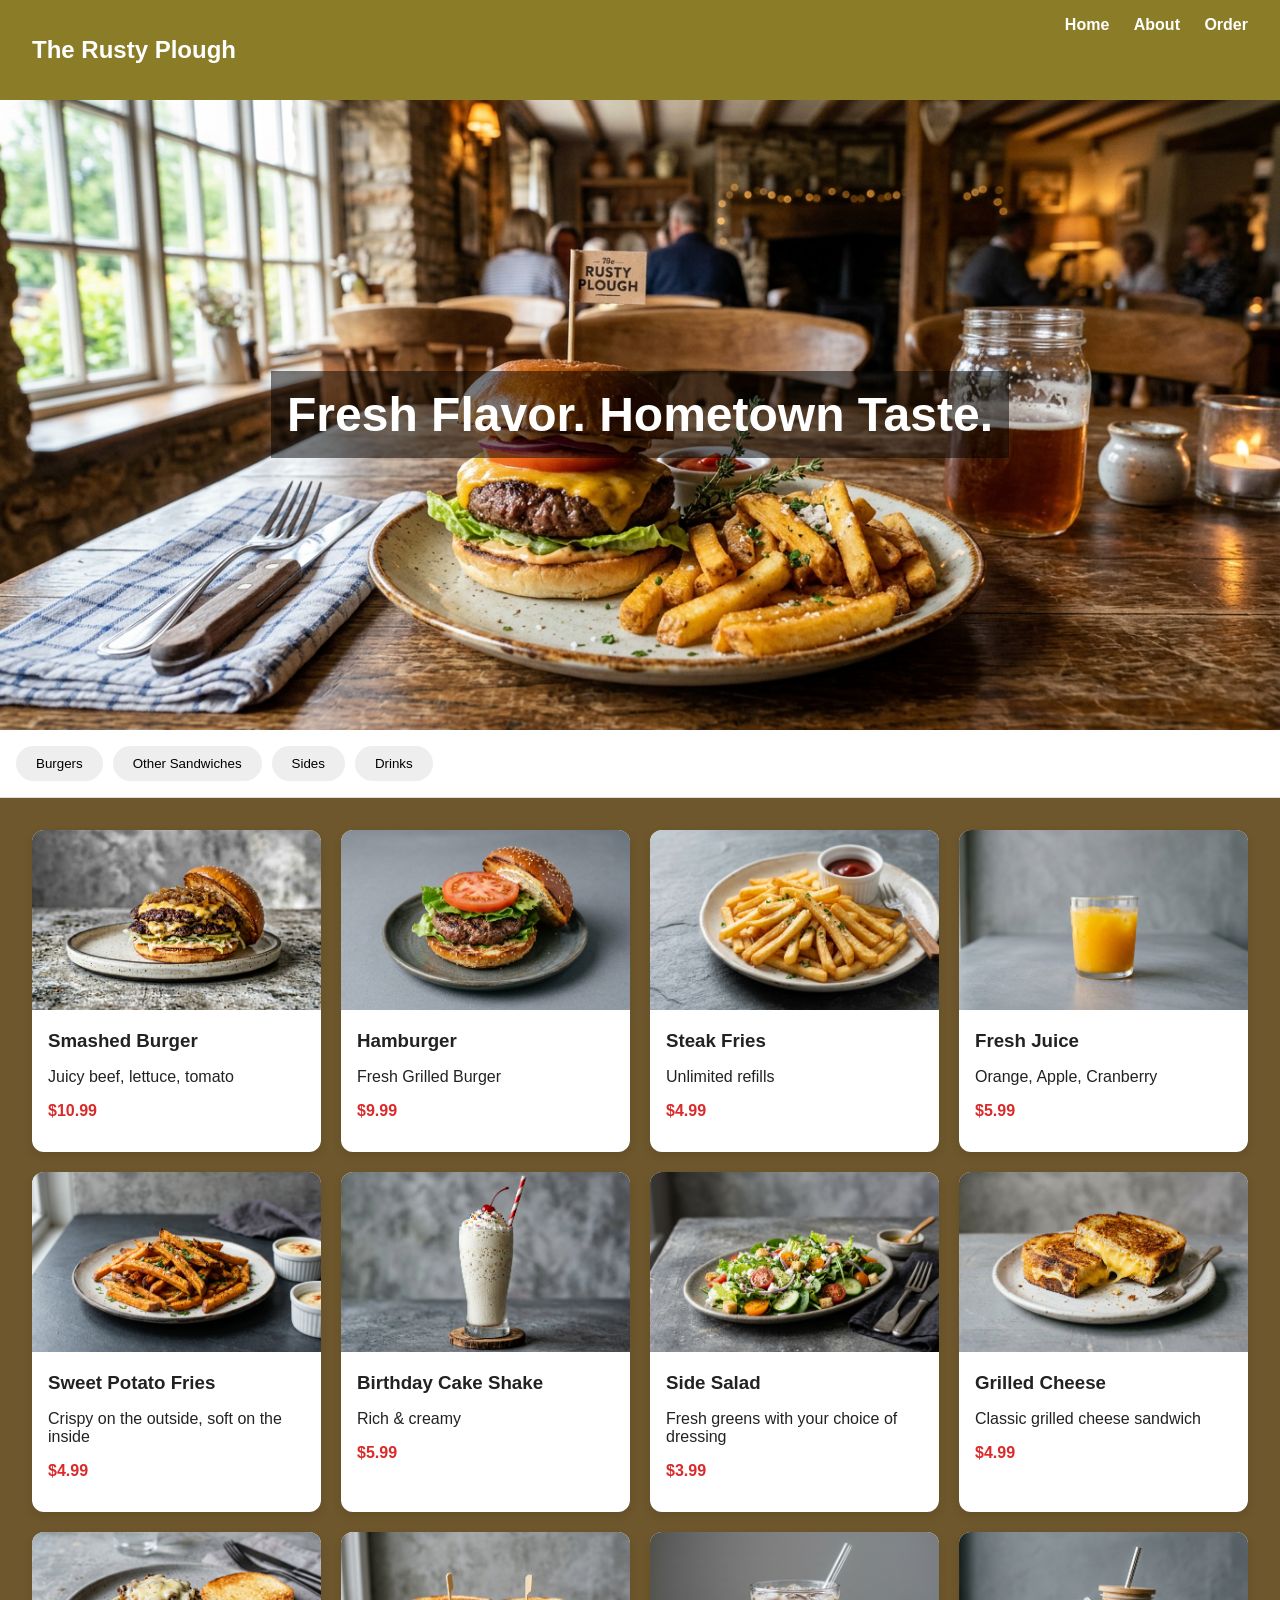
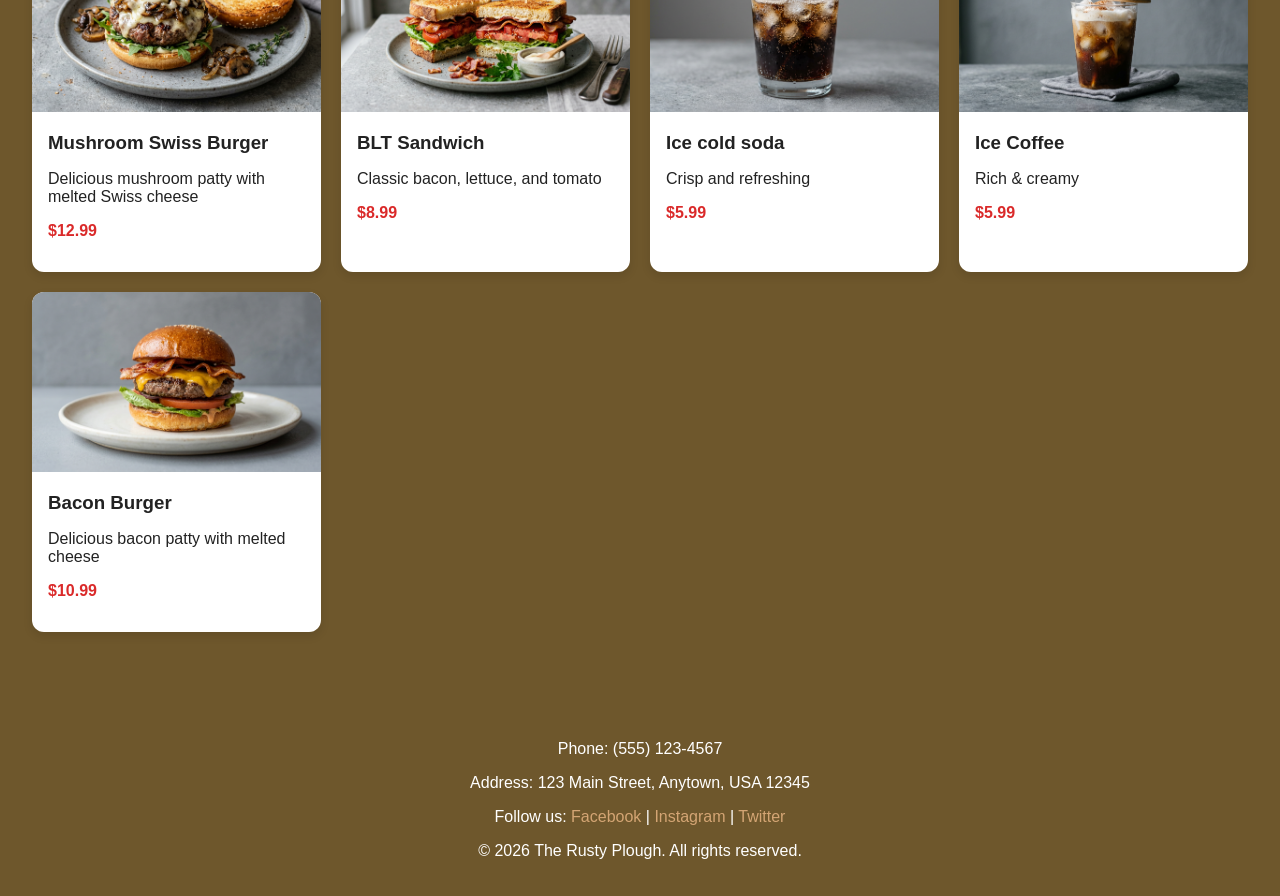
<file: index.html>
<!DOCTYPE html>
<html lang="en">
<head>
  <meta charset="UTF-8" />
  <meta name="viewport" content="width=device-width, initial-scale=1.0"/>
  <title>The Rusty Plough</title>

  <style>
    body {
      margin: 0;
      font-family: 'Arial', sans-serif;
      background: #6e572c;
      color: #222;
    }

    /* NAVBAR */
    nav {
      display: flex;
      justify-content: space-between;
      padding: 1rem 2rem;
      background: #8b7d28;
      color: white;
      position: sticky;
      top: 0;
    }

    nav a {
      color: white;
      text-decoration: none;
      margin-left: 20px;
      font-weight: bold;
    }

    /* HERO */
    .hero {
      height: 70vh;
      background: url('/hero.png') center/cover;
      display: flex;
      align-items: center;
      justify-content: center;
      color: white;
      text-align: center;
    }

    .hero h1 {
      font-size: 3rem;
      background: rgba(0,0,0,0.5);
      padding: 1rem;
    }

    /* CATEGORY NAV */
    .categories {
      display: flex;
      overflow-x: auto;
      padding: 1rem;
      gap: 10px;
      background: white;
      border-bottom: 1px solid #ddd;
    }

    .category-btn {
      padding: 10px 20px;
      border: none;
      background: #eee;
      border-radius: 20px;
      cursor: pointer;
    }

    .category-btn.active {
      background: #c62828;
      color: white;
    }

    /* MENU GRID */
    .menu {
      padding: 2rem;
      display: grid;
      grid-template-columns: repeat(auto-fit, minmax(250px, 1fr));
      gap: 20px;
    }

    /* CARD */
    .card {
      background: white;
      border-radius: 12px;
      overflow: hidden;
      box-shadow: 0 4px 10px rgba(0,0,0,0.1);
      cursor: pointer;
      transition: transform 0.2s;
    }

    .card:hover {
      transform: scale(1.03);
    }

    .card img {
      width: 100%;
      height: 180px;
      object-fit: cover;
    }

    .card-content {
      padding: 1rem;
    }

    .card h3 {
      margin: 0;
    }

    .price {
      color: #da2a2a;
      font-weight: bold;
    }

    /* MODAL */
    .modal {
      display: none;
      position: fixed;
      top:0;
      left:0;
      width:100%;
      height:100%;
      background: rgba(0,0,0,0.6);
      justify-content: center;
      align-items: center;
    }

    .modal-content {
      background: white;
      padding: 2rem;
      border-radius: 10px;
      max-width: 400px;
    }

    .close {
      float: right;
      cursor: pointer;
      font-size: 20px;
    }

    /* FOOTER */
    footer {
      background-color: 572;
      color: #fff;
      text-align: center;
      padding: 20px;
      margin-top: 40px;
    }

    footer a {
      color: #d4a574;
      text-decoration: none;
    }

    footer a:hover {
      text-decoration: underline;
    }

  </style>
</head>

<body>

<!-- NAV -->
<nav>
  <h2>The Rusty Plough</h2>
  <div>
    <a href="index.html">Home</a>
    <a href="about.html">About</a>
    <a href="menu.html">Order</a>
  </div>
</nav>

<!-- HERO -->
<section class="hero">
  <h1>Fresh Flavor. Hometown Taste.</h1>
</section>

<!-- CATEGORY FILTER -->
<div class="categories">
  
  <button class="category-btn" onclick="filterMenu('burger')">Burgers</button>
  <button class="category-btn" onclick="filterMenu('other')">Other Sandwiches</button>
  <button class="category-btn" onclick="filterMenu('sides')">Sides</button>
  <button class="category-btn" onclick="filterMenu('drinks')">Drinks</button>
</div>

<!-- MENU -->
<section id="menu" class="menu">

  <div class="card" data-category="burger" onclick="openModal('Smashed Burger')">
    <img src="smash.png" alt="smash burger">
    <div class="card-content">
      <h3>Smashed Burger</h3>
      <p>Juicy beef, lettuce, tomato</p>
      <p class="price">$10.99</p>
    </div>
  </div>

  <div class="card" data-category="burger" onclick="openModal('Hamburger')">
    <img src="single.png" alt="hamburger">
    <div class="card-content">
      <h3>Hamburger</h3>
      <p>Fresh Grilled Burger</p>
      <p class="price">$9.99</p>
    </div>
  </div>

  <div class="card" data-category="sides" onclick="openModal('Fries')">
    <img src="fries.png" alt="fries">
    <div class="card-content">
      <h3>Steak Fries</h3>
      <p>Unlimited refills </p>
      <p class="price">$4.99</p>
    </div>
  </div>

  <div class="card" data-category="drinks" onclick="openModal('Milkshake')">
     <img src="juice.png" alt="Juice">
    <div class="card-content">
      <h3>Fresh Juice</h3>
      <p>Orange, Apple, Cranberry</p>
      <p class="price">$5.99</p>
    </div>
  </div>

    <div class="card" data-category="sides" onclick="openModal('Sweet Potato Fries')">
    <img src="sweet.png" alt="sweet potato fries">
    <div class="card-content">
      <h3>Sweet Potato Fries</h3>
      <p>Crispy on the outside, soft on the inside</p>
      <p class="price">$4.99</p>
    </div>
  </div>

    <div class="card" data-category="drinks" onclick="openModal('Milkshake')">
     <img src="shake.png" alt="milkshake">
    <div class="card-content">
      <h3>Birthday Cake Shake</h3>
      <p>Rich & creamy</p>
      <p class="price">$5.99</p>
    </div>
  </div>

     <div class="card" data-category="sides" onclick="openModal('Classic Burger')">
    <img src="salad.png" alt="side salad">
    <div class="card-content">
      <h3>Side Salad</h3>
      <p>Fresh greens with your choice of dressing</p>
      <p class="price">$3.99</p>
    </div>
  </div>

       <div class="card" data-category="other" onclick="openModal('Grilled Cheese')">
    <img src="grilled.png" alt="sandwich">
    <div class="card-content">
      <h3>Grilled Cheese</h3>
      <p>Classic grilled cheese sandwich</p>
      <p class="price">$4.99</p>
    </div>
  </div>

       <div class="card" data-category="burger" onclick="openModal('Mushroom Swiss Burger')">
    <img src="mushroom.png" alt="Mushroom Swiss Burger">
    <div class="card-content">
      <h3>Mushroom Swiss Burger</h3>
      <p>Delicious mushroom patty with melted Swiss cheese</p>
      <p class="price">$12.99</p>
    </div>
  </div>

         <div class="card" data-category="other" onclick="openModal('BLT Sandwich')">
    <img src="blt.png" alt="BLT Sandwich">
    <div class="card-content">
      <h3>BLT Sandwich</h3>
      <p>Classic bacon, lettuce, and tomato</p>
      <p class="price">$8.99</p>
    </div>
  </div>

    <div class="card" data-category="drinks" onclick="openModal('Pepsi Products')">
     <img src="soda.png" alt="soda">
    <div class="card-content">
      <h3>Ice cold soda</h3>
      <p>Crisp and refreshing</p>
      <p class="price">$5.99</p>
    </div>
  </div>

    <div class="card" data-category="drinks" onclick="openModal('Ice Coffee')">
     <img src="coffee.png" alt="coffee">
    <div class="card-content">
      <h3>Ice Coffee</h3>
      <p>Rich & creamy</p>
      <p class="price">$5.99</p>
    </div>
  </div>

      <div class="card" data-category="burger" onclick="openModal('Bacon Burger')">
     <img src="bacon (2).png" alt="bacon burger">
    <div class="card-content">
      <h3>Bacon Burger</h3>
      <p>Delicious bacon patty with melted cheese</p>
      <p class="price">$10.99</p>
    </div>
  </div>


</section>

<!-- MODAL -->
<div id="modal" class="modal">
  <div class="modal-content">
    <span class="close" onclick="closeModal()">&times;</span>
    <h2 id="modal-title"></h2>
    <p>Customize your meal, add extras, and order now!</p>
  </div>
</div>

<!-- FOOTER -->
<footer>
  <p>Phone: (555) 123-4567</p>
  <p>Address: 123 Main Street, Anytown, USA 12345</p>
  <p>Follow us: <a href="https://facebook.com/therustyplough">Facebook</a> | <a href="https://instagram.com/therustyplough">Instagram</a> | <a href="https://twitter.com/therustyplough">Twitter</a></p>
  <p>&copy; 2026 The Rusty Plough. All rights reserved.</p>
</footer>

<script>
  function filterMenu(category) {
    let cards = document.querySelectorAll('.card');
    let buttons = document.querySelectorAll('.category-btn');

    buttons.forEach(btn => btn.classList.remove('active'));
    event.target.classList.add('active');

    cards.forEach(card => {
      if (category === 'all' || card.dataset.category === category) {
        card.style.display = "block";
      } else {
        card.style.display = "none";
      }
    });
  }

  function openModal(name) {
    document.getElementById('modal-title').innerText = name;
    document.getElementById('modal').style.display = "flex";
  }

  function closeModal() {
    document.getElementById('modal').style.display = "none";
  }
</script>

</body>
</html>
</file>
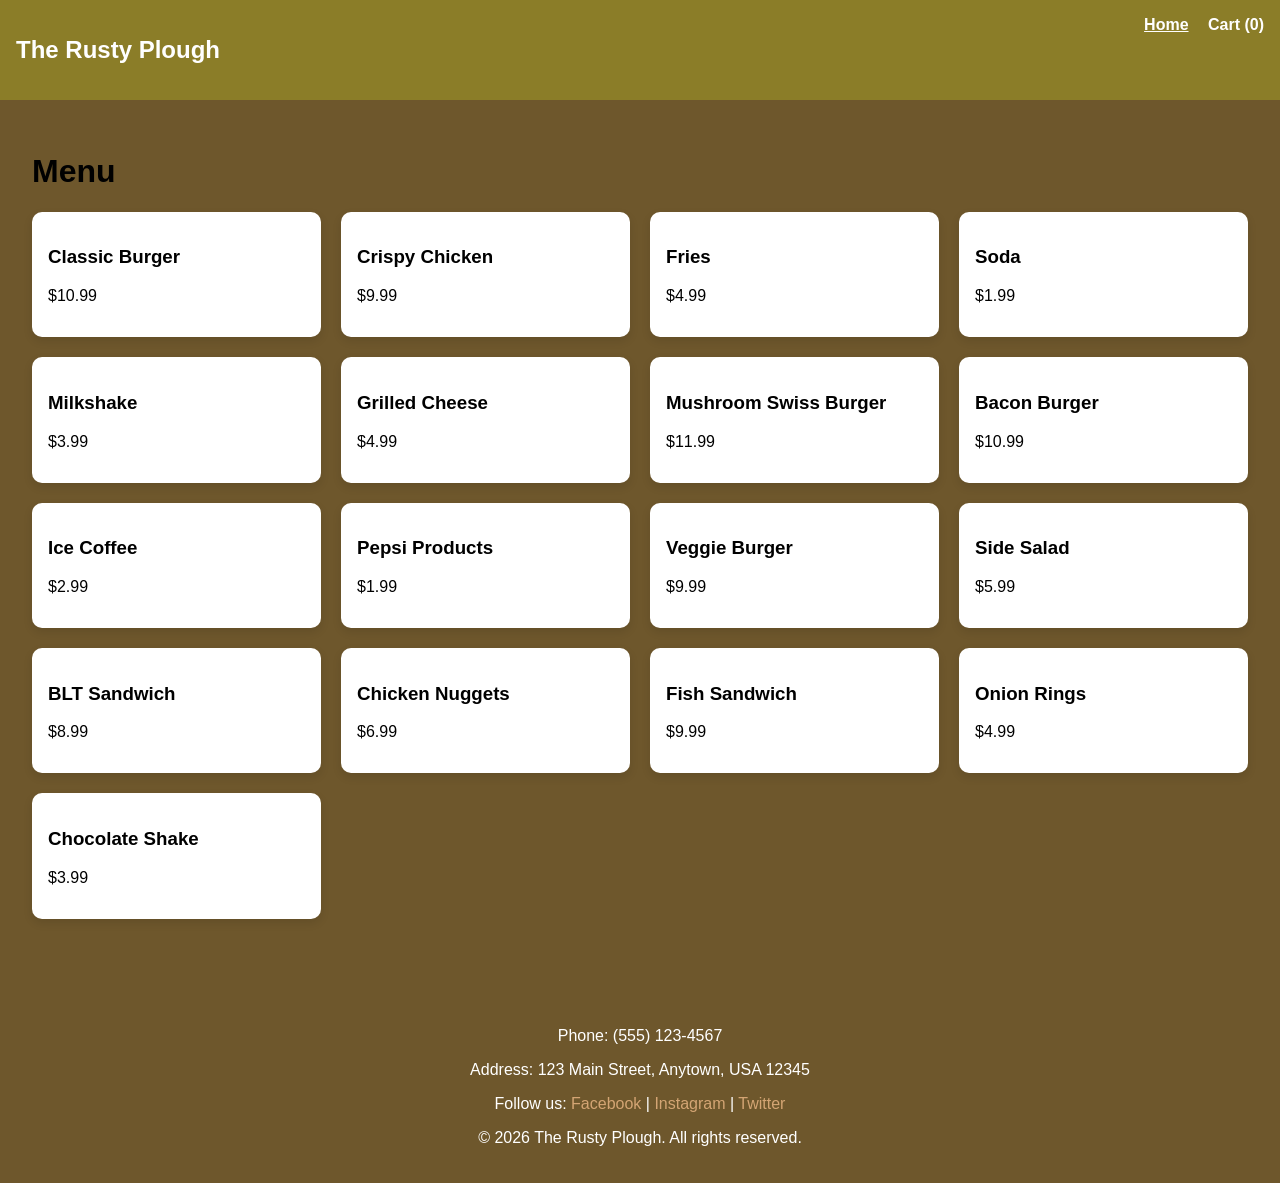
<file: menu.html>
<!DOCTYPE html>
<html lang="en">
<head>
<meta charset="UTF-8">
<meta name="viewport" content="width=device-width, initial-scale=1.0">
<title>The Rusty Plough</title>

<style>
body { font-family: Arial; margin:0; background:#6e572c; }
nav { background:#8b7d28; color:white; padding:1rem; display:flex; justify-content:space-between; }
nav a { color:white; margin-left:15px; cursor:pointer;  font-weight: bold;}
.page { display:none; padding:2rem; }
.active { display:block; }

.grid { display:grid; grid-template-columns:repeat(auto-fit,minmax(250px,1fr)); gap:20px; }
.card { background:white; padding:1rem; border-radius:10px; cursor:pointer; box-shadow:0 4px 10px rgba(0,0,0,0.1);} 
button { background:#c62828; color:white; border:none; padding:10px; margin-top:10px; cursor:pointer; }

.cart-item { display:flex; justify-content:space-between; margin:10px 0; }

    /* FOOTER */
    footer {
      background-color: #6e572c;
      color: #fff;
      text-align: center;
      padding: 20px;
      margin-top: 40px;
    }

    footer a {
      color: #d4a574;
      text-decoration: none;
    }

    footer a:hover {
      text-decoration: underline;
    }
</style>
</head>
<body>

<nav>
<h2>The Rusty Plough</h2>
<div>
<a href="index.html")">Home</a>
<a onclick="navigate('checkout')">Cart (<span id='cart-count'>0</span>)</a>
</div>
</nav>

<!-- MENU PAGE -->


<div id="menu" class="page active">
<h1>Menu</h1>
<div class="grid" id="menu-grid"></div>
</div>

<!-- ITEM PAGE -->
<div id="item" class="page">
<h1 id="item-name"></h1>
<p id="item-desc"></p>
<p id="item-price"></p>
<button onclick="addToCart()">Add to Cart</button>
</div>

<!-- CHECKOUT PAGE -->
<div id="checkout" class="page">
<h1>Checkout</h1>
<button onclick="navigate('menu')"> Add More Items</button>
<div id="cart-items"></div>
<h2 id="total"></h2>
<button onclick="checkout()">Place Order</button>
</div>

<script>
const menuData = [
{ id:1, name:"Classic Burger", desc:"Juicy beef burger", price:10.99 },
{ id:2, name:"Crispy Chicken", desc:"Fried chicken sandwich", price:9.99 },
{ id:3, name:"Fries", desc:"Crispy fries", price:4.99 },
{ id:4, name:"Soda", desc:"Ice cold soda", price:1.99 },
{ id:5, name:"Milkshake", desc:"Creamy milkshake", price:3.99 },
{ id:6, name:"Grilled Cheese", desc:"Classic grilled cheese sandwich", price:4.99 },
{ id:7, name:"Mushroom Swiss Burger", desc:"Burger with mushrooms and swiss cheese", price:11.99 },
{ id:8, name:"Bacon Burger", desc:"Delicious bacon patty with melted cheese", price:10.99 },
{ id:9, name:"Ice Coffee", desc:"Refreshing iced coffee", price:2.99 },
{ id:10, name:"Pepsi Products", desc:"Variety of Pepsi beverages", price:1.99 },
{ id:11, name:"Veggie Burger", desc:"Delicious plant-based burger", price:9.99 },
{ id:12, name:"Side Salad", desc:"Fresh mixed greens with dressing", price:5.99 },
{ id:13, name:"BLT Sandwich", desc:"Classic bacon, lettuce, and tomato sandwich", price:8.99 },
{ id:14, name:"Chicken Nuggets", desc:"Crispy chicken nuggets with dipping sauce", price:6.99 },
{ id:15, name:"Fish Sandwich", desc:"Crispy fish fillet with tartar sauce", price:9.99 },
{ id:16, name:"Onion Rings", desc:"Crispy battered onion rings", price:4.99 },
{ id:17, name:"Chocolate Shake", desc:"Rich chocolate milkshake", price:3.99 }
];

let currentItem = null;
let cart = [];

function navigate(page){
 document.querySelectorAll('.page').forEach(p=>p.classList.remove('active'));
 document.getElementById(page).classList.add('active');
 if(page==='checkout') renderCart();
}

function renderMenu(){
 const grid = document.getElementById('menu-grid');
 grid.innerHTML='';
 menuData.forEach(item=>{
  const div=document.createElement('div');
  div.className='card';
  div.innerHTML=`<h3>${item.name}</h3><p>$${item.price}</p>`;
  div.onclick=()=>openItem(item);
  grid.appendChild(div);
 });
}

function openItem(item){
 currentItem=item;
 document.getElementById('item-name').innerText=item.name;
 document.getElementById('item-desc').innerText=item.desc;
 document.getElementById('item-price').innerText="$"+item.price;
 navigate('item');
}

function addToCart(){
 cart.push(currentItem);
 updateCartCount();
 alert('Added to cart');
}

function updateCartCount(){
 document.getElementById('cart-count').innerText=cart.length;
}

function renderCart(){
 const container=document.getElementById('cart-items');
 container.innerHTML='';
 let total=0;
 cart.forEach((item,i)=>{
  total+=item.price;
  const div=document.createElement('div');
  div.className='cart-item';
  div.innerHTML=`${item.name} - $${item.price} <button onclick="removeItem(${i})">X</button>`;
  container.appendChild(div);
 });
 document.getElementById('total').innerText="Total: $"+total.toFixed(2);
}

function removeItem(index){
 cart.splice(index,1);
 updateCartCount();
 renderCart();
}

function checkout(){
 alert('Order placed!');
 cart=[];
 updateCartCount();
 navigate('menu');
}

renderMenu();
</script>

<!-- FOOTER -->
<footer>
  <p>Phone: (555) 123-4567</p>
  <p>Address: 123 Main Street, Anytown, USA 12345</p>
  <p>Follow us: <a href="https://facebook.com/therustyplough">Facebook</a> | <a href="https://instagram.com/therustyplough">Instagram</a> | <a href="https://twitter.com/therustyplough">Twitter</a></p>
  <p>&copy; 2026 The Rusty Plough. All rights reserved.</p>
</footer>

</body>
</html>
</file>
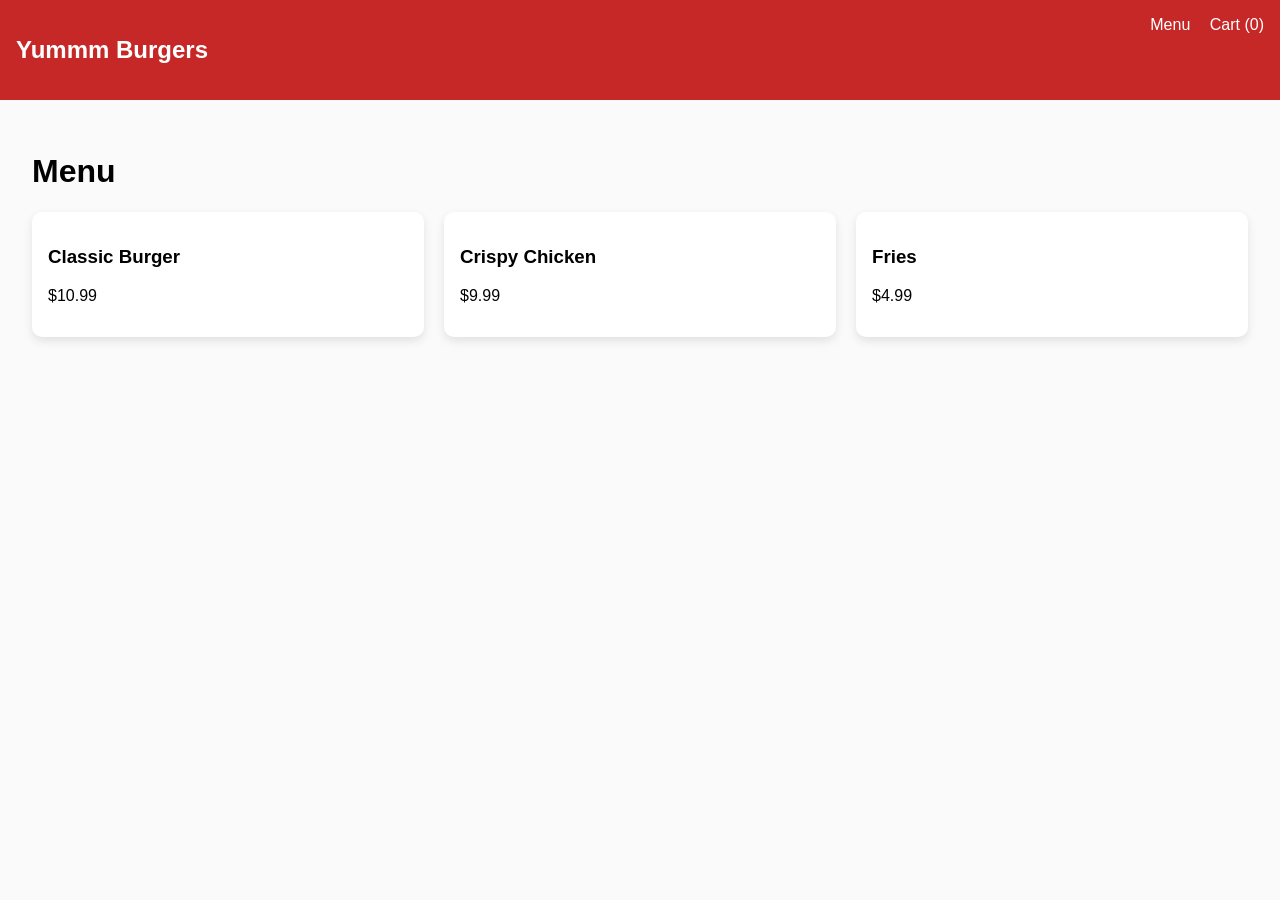
<file: order.html>
<!DOCTYPE html>
<html lang="en">
<head>
<meta charset="UTF-8">
<meta name="viewport" content="width=device-width, initial-scale=1.0">
<title>Yummm Burgers App</title>

<style>
body { font-family: Arial; margin:0; background:#fafafa; }
nav { background:#c62828; color:white; padding:1rem; display:flex; justify-content:space-between; }
nav a { color:white; margin-left:15px; cursor:pointer; }
.page { display:none; padding:2rem; }
.active { display:block; }

.grid { display:grid; grid-template-columns:repeat(auto-fit,minmax(250px,1fr)); gap:20px; }
.card { background:white; padding:1rem; border-radius:10px; cursor:pointer; box-shadow:0 4px 10px rgba(0,0,0,0.1);} 
button { background:#c62828; color:white; border:none; padding:10px; margin-top:10px; cursor:pointer; }

.cart-item { display:flex; justify-content:space-between; margin:10px 0; }
</style>
</head>
<body>

<nav>
<h2>Yummm Burgers</h2>
<div>
<a onclick="navigate('menu')">Menu</a>
<a onclick="navigate('checkout')">Cart (<span id='cart-count'>0</span>)</a>
</div>
</nav>

<!-- MENU PAGE -->
<div id="menu" class="page active">
<h1>Menu</h1>
<div class="grid" id="menu-grid"></div>
</div>

<!-- ITEM PAGE -->
<div id="item" class="page">
<h1 id="item-name"></h1>
<p id="item-desc"></p>
<p id="item-price"></p>
<button onclick="addToCart()">Add to Cart</button>
</div>

<!-- CHECKOUT PAGE -->
<div id="checkout" class="page">
<h1>Checkout</h1>
<div id="cart-items"></div>
<h2 id="total"></h2>
<button onclick="checkout()">Place Order</button>
</div>

<script>
const menuData = [
{ id:1, name:"Classic Burger", desc:"Juicy beef burger", price:10.99 },
{ id:2, name:"Crispy Chicken", desc:"Fried chicken sandwich", price:9.99 },
{ id:3, name:"Fries", desc:"Crispy fries", price:4.99 }
];

let currentItem = null;
let cart = [];

function navigate(page){
 document.querySelectorAll('.page').forEach(p=>p.classList.remove('active'));
 document.getElementById(page).classList.add('active');
 if(page==='checkout') renderCart();
}

function renderMenu(){
 const grid = document.getElementById('menu-grid');
 grid.innerHTML='';
 menuData.forEach(item=>{
  const div=document.createElement('div');
  div.className='card';
  div.innerHTML=`<h3>${item.name}</h3><p>$${item.price}</p>`;
  div.onclick=()=>openItem(item);
  grid.appendChild(div);
 });
}

function openItem(item){
 currentItem=item;
 document.getElementById('item-name').innerText=item.name;
 document.getElementById('item-desc').innerText=item.desc;
 document.getElementById('item-price').innerText="$"+item.price;
 navigate('item');
}

function addToCart(){
 cart.push(currentItem);
 updateCartCount();
 alert('Added to cart');
}

function updateCartCount(){
 document.getElementById('cart-count').innerText=cart.length;
}

function renderCart(){
 const container=document.getElementById('cart-items');
 container.innerHTML='';
 let total=0;
 cart.forEach((item,i)=>{
  total+=item.price;
  const div=document.createElement('div');
  div.className='cart-item';
  div.innerHTML=`${item.name} - $${item.price} <button onclick="removeItem(${i})">X</button>`;
  container.appendChild(div);
 });
 document.getElementById('total').innerText="Total: $"+total.toFixed(2);
}

function removeItem(index){
 cart.splice(index,1);
 updateCartCount();
 renderCart();
}

function checkout(){
 alert('Order placed!');
 cart=[];
 updateCartCount();
 navigate('menu');
}

renderMenu();
</script>

</body>
</html>
</file>
